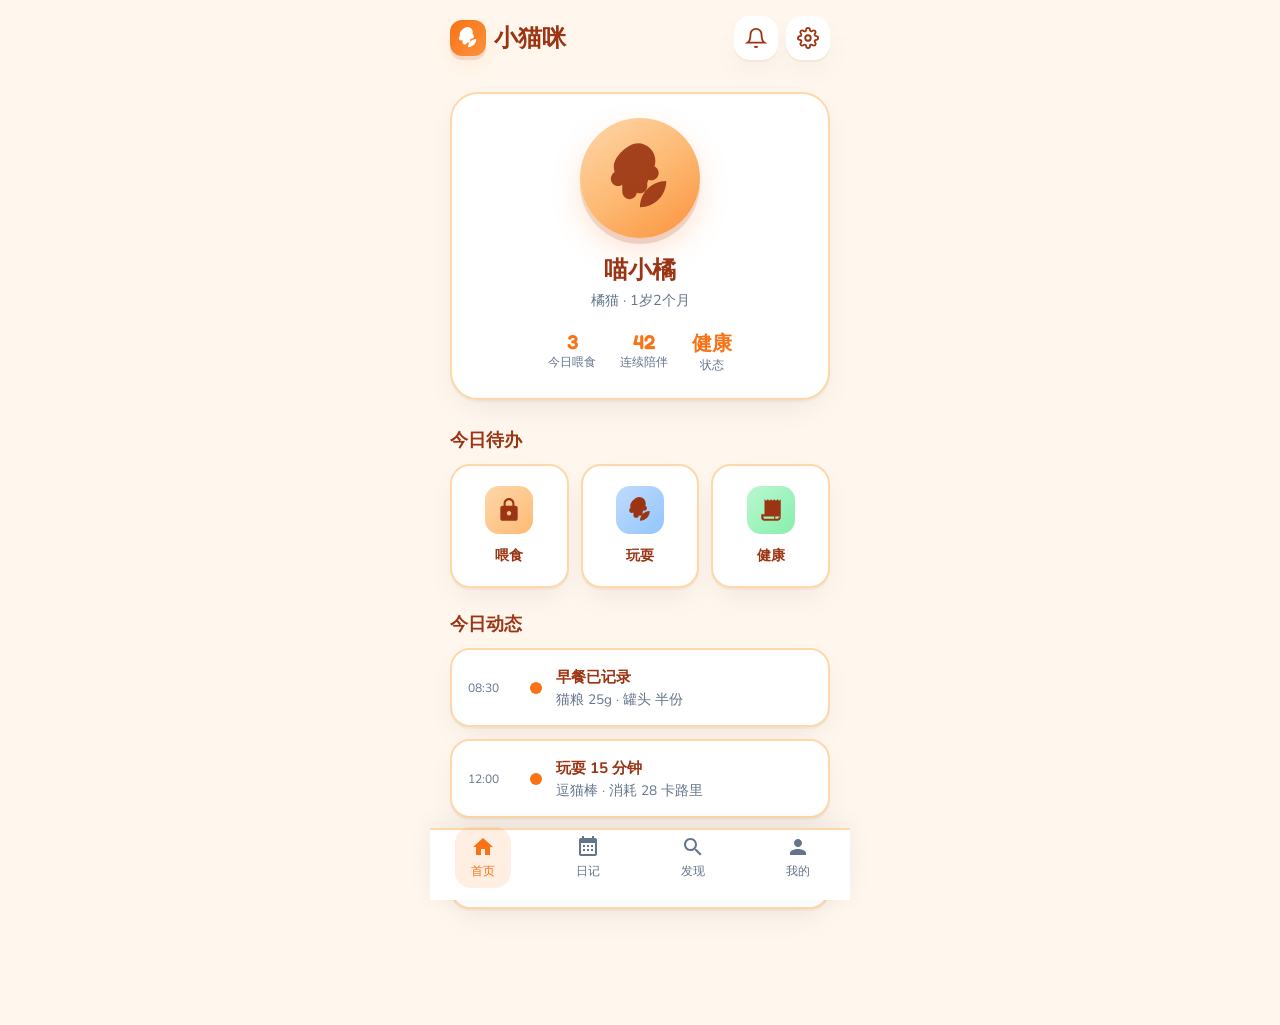
<file: .gemini/skills/ui-ux-pro-max/preview/xiaomaomi-app.html>
<!DOCTYPE html>
<html lang="zh-CN">
<head>
  <meta charset="UTF-8">
  <meta name="viewport" content="width=device-width, initial-scale=1.0">
  <title>小猫咪 - 萌宠日常</title>
  <link rel="preconnect" href="https://fonts.googleapis.com">
  <link rel="preconnect" href="https://fonts.gstatic.com" crossorigin>
  <link href="https://fonts.googleapis.com/css2?family=Fredoka:wght@400;500;600;700&family=Nunito:wght@300;400;500;600;700&display=swap" rel="stylesheet">
  <style>
    :root {
      /* Pet Tech App 配色 - 来自 UI/UX Pro Max design system */
      --primary: #F97316;
      --primary-on: #0F172A;
      --secondary: #FB923C;
      --accent: #2563EB;
      --accent-on: #FFFFFF;
      --background: #FFF7ED;
      --foreground: #9A3412;
      --card: #FFFFFF;
      --card-foreground: #9A3412;
      --muted: #F1F0F0;
      --muted-foreground: #64748B;
      --border: #FED7AA;
      --destructive: #DC2626;
      --ring: #F97316;
      --radius-outer: 28px;
      --radius-card: 20px;
      --radius-btn: 16px;
      --shadow-clay: 0 4px 0 0 rgba(154, 52, 18, 0.12), 0 8px 24px -4px rgba(249, 115, 22, 0.15);
      --shadow-card: 0 2px 0 0 rgba(154, 52, 18, 0.06), 0 12px 32px -8px rgba(0,0,0,0.08);
    }

    * { box-sizing: border-box; margin: 0; padding: 0; }
    html { font-size: 16px; }
    body {
      font-family: 'Nunito', -apple-system, sans-serif;
      background: var(--background);
      color: var(--foreground);
      min-height: 100vh;
      padding-bottom: 80px;
      -webkit-font-smoothing: antialiased;
    }

    /* Header */
    .header {
      padding: 16px 20px 12px;
      display: flex;
      align-items: center;
      justify-content: space-between;
      background: linear-gradient(180deg, rgba(255,247,237,0.98) 0%, var(--background) 100%);
      position: sticky;
      top: 0;
      z-index: 10;
    }
    .logo {
      font-family: 'Fredoka', sans-serif;
      font-weight: 700;
      font-size: 1.5rem;
      color: var(--foreground);
      display: flex;
      align-items: center;
      gap: 8px;
    }
    .logo-icon {
      width: 36px;
      height: 36px;
      background: linear-gradient(135deg, var(--primary), var(--secondary));
      border-radius: 12px;
      display: flex;
      align-items: center;
      justify-content: center;
      box-shadow: var(--shadow-clay);
    }
    .logo-icon svg {
      width: 22px;
      height: 22px;
      fill: white;
    }
    .header-actions {
      display: flex;
      gap: 8px;
    }
    .icon-btn {
      width: 44px;
      height: 44px;
      border-radius: var(--radius-btn);
      border: none;
      background: var(--card);
      color: var(--foreground);
      cursor: pointer;
      display: flex;
      align-items: center;
      justify-content: center;
      box-shadow: var(--shadow-card);
      transition: transform 0.2s ease, box-shadow 0.2s ease;
    }
    .icon-btn:hover { transform: scale(0.96); }
    .icon-btn:focus-visible { outline: 2px solid var(--ring); outline-offset: 2px; }
    .icon-btn svg { width: 22px; height: 22px; }

    /* Hero - 主猫卡片 */
    .hero {
      padding: 20px;
      margin-bottom: 8px;
    }
    .hero-card {
      background: var(--card);
      border-radius: var(--radius-outer);
      padding: 24px;
      box-shadow: var(--shadow-card);
      border: 2px solid var(--border);
      text-align: center;
    }
    .cat-avatar {
      width: 120px;
      height: 120px;
      margin: 0 auto 16px;
      background: linear-gradient(145deg, #FED7AA 0%, #FDBA74 50%, #FB923C 100%);
      border-radius: 50%;
      display: flex;
      align-items: center;
      justify-content: center;
      box-shadow: 0 6px 0 0 rgba(154, 52, 18, 0.15), 0 12px 32px -4px rgba(249, 115, 22, 0.25);
    }
    .cat-avatar svg {
      width: 70px;
      height: 70px;
      fill: var(--foreground);
      opacity: 0.9;
    }
    .hero-card h1 {
      font-family: 'Fredoka', sans-serif;
      font-size: 1.5rem;
      color: var(--foreground);
      margin-bottom: 4px;
    }
    .hero-card .subtitle {
      font-size: 0.9rem;
      color: var(--muted-foreground);
      margin-bottom: 20px;
    }
    .stats-row {
      display: flex;
      justify-content: center;
      gap: 24px;
    }
    .stat {
      text-align: center;
    }
    .stat-value {
      font-family: 'Fredoka', sans-serif;
      font-weight: 600;
      font-size: 1.25rem;
      color: var(--primary);
    }
    .stat-label {
      font-size: 0.75rem;
      color: var(--muted-foreground);
    }

    /* 快捷操作区 */
    .section-title {
      font-family: 'Fredoka', sans-serif;
      font-size: 1.1rem;
      padding: 0 20px 12px;
      color: var(--foreground);
    }
    .quick-actions {
      padding: 0 20px 24px;
      display: grid;
      grid-template-columns: repeat(3, 1fr);
      gap: 12px;
    }
    .action-card {
      background: var(--card);
      border-radius: var(--radius-card);
      padding: 20px 12px;
      text-align: center;
      box-shadow: var(--shadow-card);
      border: 2px solid var(--border);
      cursor: pointer;
      transition: transform 0.2s ease, box-shadow 0.2s ease;
      text-decoration: none;
      color: inherit;
      display: block;
    }
    .action-card:hover {
      transform: translateY(-2px);
      box-shadow: 0 4px 0 0 rgba(154, 52, 18, 0.08), 0 16px 40px -8px rgba(0,0,0,0.12);
    }
    .action-card:focus-visible { outline: 2px solid var(--ring); outline-offset: 2px; }
    .action-icon {
      width: 48px;
      height: 48px;
      margin: 0 auto 10px;
      border-radius: 14px;
      display: flex;
      align-items: center;
      justify-content: center;
    }
    .action-card:nth-child(1) .action-icon { background: linear-gradient(135deg, #FED7AA, #FDBA74); }
    .action-card:nth-child(2) .action-icon { background: linear-gradient(135deg, #BFDBFE, #93C5FD); }
    .action-card:nth-child(3) .action-icon { background: linear-gradient(135deg, #BBF7D0, #86EFAC); }
    .action-icon svg { width: 26px; height: 26px; fill: var(--foreground); }
    .action-card span {
      font-size: 0.9rem;
      font-weight: 600;
      color: var(--foreground);
    }

    /* 今日动态 */
    .feed-section {
      padding: 0 20px 24px;
    }
    .feed-card {
      background: var(--card);
      border-radius: var(--radius-card);
      padding: 16px;
      margin-bottom: 12px;
      box-shadow: var(--shadow-card);
      border: 2px solid var(--border);
      display: flex;
      align-items: center;
      gap: 14px;
    }
    .feed-time {
      font-size: 0.75rem;
      color: var(--muted-foreground);
      min-width: 48px;
    }
    .feed-dot {
      width: 12px;
      height: 12px;
      border-radius: 50%;
      background: var(--primary);
      flex-shrink: 0;
    }
    .feed-content {
      flex: 1;
    }
    .feed-content strong {
      font-size: 0.95rem;
      color: var(--foreground);
    }
    .feed-content p {
      font-size: 0.85rem;
      color: var(--muted-foreground);
      margin-top: 2px;
    }

    /* 底部导航 */
    .bottom-nav {
      position: fixed;
      bottom: 0;
      left: 0;
      right: 0;
      height: 72px;
      background: var(--card);
      border-top: 2px solid var(--border);
      display: flex;
      justify-content: space-around;
      align-items: center;
      padding: 8px 0 24px;
      box-shadow: 0 -4px 24px rgba(0,0,0,0.06);
    }
    .nav-item {
      display: flex;
      flex-direction: column;
      align-items: center;
      gap: 4px;
      color: var(--muted-foreground);
      text-decoration: none;
      font-size: 0.75rem;
      padding: 8px 16px;
      border-radius: var(--radius-btn);
      transition: color 0.2s, background 0.2s;
    }
    .nav-item:hover, .nav-item.active {
      color: var(--primary);
    }
    .nav-item.active {
      background: rgba(249, 115, 22, 0.12);
    }
    .nav-item svg {
      width: 24px;
      height: 24px;
      fill: currentColor;
    }

    /* 响应式 */
    @media (min-width: 768px) {
      body { max-width: 420px; margin: 0 auto; }
      .bottom-nav { max-width: 420px; left: 50%; transform: translateX(-50%); }
    }
  </style>
</head>
<body>
  <header class="header">
    <div class="logo">
      <div class="logo-icon" aria-hidden="true">
        <svg viewBox="0 0 24 24" xmlns="http://www.w3.org/2000/svg"><path d="M12 22c4.97 0 9-4.03 9-9-4.97 0-9 4.03-9 9zM5.6 10.25c0 1.38 1.12 2.5 2.5 2.5.53 0 1.01-.16 1.42-.44l-.02 2.44c0 1.38 1.12 2.5 2.5 2.5s2.5-1.12 2.5-2.5l-.02-2.44c.4.28.89.44 1.42.44 1.38 0 2.5-1.12 2.5-2.5 0-1-.6-1.86-1.44-2.28.19-.59.31-1.23.31-1.91 0-3.31-2.69-6-6-6S3 4.69 3 8c0 .68.12 1.32.31 1.91C2.6 10.39 2 11.25 2 12.25 2 13.63 3.12 14.75 4.5 14.75c.53 0 1.01-.16 1.42-.44l.02 2.44c0 1.38 1.12 2.5 2.5 2.5s2.5-1.12 2.5-2.5l.02-2.44c.4.28.89.44 1.42.44 1.38 0 2.5-1.12 2.5-2.5 0-1-.6-1.86-1.44-2.28.19-.59.31-1.23.31-1.91 0-3.31-2.69-6-6-6z"/></svg>
      </div>
      小猫咪
    </div>
    <div class="header-actions">
      <button type="button" class="icon-btn" aria-label="通知">
        <svg viewBox="0 0 24 24" fill="none" stroke="currentColor" stroke-width="2"><path d="M18 8A6 6 0 0 0 6 8c0 7-3 9-3 9h18s-3-2-3-9"/><path d="M13.73 21a2 2 0 0 1-3.46 0"/></svg>
      </button>
      <button type="button" class="icon-btn" aria-label="设置">
        <svg viewBox="0 0 24 24" fill="none" stroke="currentColor" stroke-width="2"><circle cx="12" cy="12" r="3"/><path d="M19.4 15a1.65 1.65 0 0 0 .33 1.82l.06.06a2 2 0 0 1 0 2.83 2 2 0 0 1-2.83 0l-.06-.06a1.65 1.65 0 0 0-1.82-.33 1.65 1.65 0 0 0-1 1.51V21a2 2 0 0 1-2 2 2 2 0 0 1-2-2v-.09A1.65 1.65 0 0 0 9 19.4a1.65 1.65 0 0 0-1.82.33l-.06.06a2 2 0 0 1-2.83 0 2 2 0 0 1 0-2.83l.06-.06a1.65 1.65 0 0 0 .33-1.82 1.65 1.65 0 0 0-1.51-1H3a2 2 0 0 1-2-2 2 2 0 0 1 2-2h.09A1.65 1.65 0 0 0 4.6 9a1.65 1.65 0 0 0-.33-1.82l-.06-.06a2 2 0 0 1 0-2.83 2 2 0 0 1 2.83 0l.06.06a1.65 1.65 0 0 0 1.82.33H9a1.65 1.65 0 0 0 1-1.51V3a2 2 0 0 1 2-2 2 2 0 0 1 2 2v.09a1.65 1.65 0 0 0 1 1.51 1.65 1.65 0 0 0 1.82-.33l.06-.06a2 2 0 0 1 2.83 0 2 2 0 0 1 0 2.83l-.06.06a1.65 1.65 0 0 0-.33 1.82V9a1.65 1.65 0 0 0 1.51 1H21a2 2 0 0 1 2 2 2 2 0 0 1-2 2h-.09a1.65 1.65 0 0 0-1.51 1z"/></svg>
      </button>
    </div>
  </header>

  <main>
    <section class="hero">
      <div class="hero-card">
        <div class="cat-avatar" role="img" aria-label="猫咪头像">
          <svg viewBox="0 0 24 24" xmlns="http://www.w3.org/2000/svg"><path d="M12 22c4.97 0 9-4.03 9-9-4.97 0-9 4.03-9 9zM5.6 10.25c0 1.38 1.12 2.5 2.5 2.5.53 0 1.01-.16 1.42-.44l-.02 2.44c0 1.38 1.12 2.5 2.5 2.5s2.5-1.12 2.5-2.5l-.02-2.44c.4.28.89.44 1.42.44 1.38 0 2.5-1.12 2.5-2.5 0-1-.6-1.86-1.44-2.28.19-.59.31-1.23.31-1.91 0-3.31-2.69-6-6-6S3 4.69 3 8c0 .68.12 1.32.31 1.91C2.6 10.39 2 11.25 2 12.25 2 13.63 3.12 14.75 4.5 14.75c.53 0 1.01-.16 1.42-.44l.02 2.44c0 1.38 1.12 2.5 2.5 2.5s2.5-1.12 2.5-2.5l.02-2.44c.4.28.89.44 1.42.44 1.38 0 2.5-1.12 2.5-2.5 0-1-.6-1.86-1.44-2.28.19-.59.31-1.23.31-1.91 0-3.31-2.69-6-6-6z"/></svg>
        </div>
        <h1>喵小橘</h1>
        <p class="subtitle">橘猫 · 1岁2个月</p>
        <div class="stats-row">
          <div class="stat">
            <div class="stat-value">3</div>
            <div class="stat-label">今日喂食</div>
          </div>
          <div class="stat">
            <div class="stat-value">42</div>
            <div class="stat-label">连续陪伴</div>
          </div>
          <div class="stat">
            <div class="stat-value">健康</div>
            <div class="stat-label">状态</div>
          </div>
        </div>
      </div>
    </section>

    <h2 class="section-title">今日待办</h2>
    <div class="quick-actions">
      <a href="#" class="action-card">
        <div class="action-icon">
          <svg viewBox="0 0 24 24" xmlns="http://www.w3.org/2000/svg"><path d="M18 8h-1V6c0-2.76-2.24-5-5-5S7 3.24 7 6v2H6c-1.1 0-2 .9-2 2v10c0 1.1.9 2 2 2h12c1.1 0 2-.9 2-2V10c0-1.1-.9-2-2-2zm-6 9c-1.1 0-2-.9-2-2s.9-2 2-2 2 .9 2 2-.9 2-2 2zm3.1-9H8.9V6c0-1.71 1.39-3.1 3.1-3.1 1.71 0 3.1 1.39 3.1 3.1v2z"/></svg>
        </div>
        <span>喂食</span>
      </a>
      <a href="#" class="action-card">
        <div class="action-icon">
          <svg viewBox="0 0 24 24" xmlns="http://www.w3.org/2000/svg"><path d="M12 22c4.97 0 9-4.03 9-9-4.97 0-9 4.03-9 9zM5.6 10.25c0 1.38 1.12 2.5 2.5 2.5.53 0 1.01-.16 1.42-.44l-.02 2.44c0 1.38 1.12 2.5 2.5 2.5s2.5-1.12 2.5-2.5l-.02-2.44c.4.28.89.44 1.42.44 1.38 0 2.5-1.12 2.5-2.5 0-1-.6-1.86-1.44-2.28.19-.59.31-1.23.31-1.91 0-3.31-2.69-6-6-6S3 4.69 3 8c0 .68.12 1.32.31 1.91C2.6 10.39 2 11.25 2 12.25 2 13.63 3.12 14.75 4.5 14.75c.53 0 1.01-.16 1.42-.44l.02 2.44c0 1.38 1.12 2.5 2.5 2.5s2.5-1.12 2.5-2.5l.02-2.44c.4.28.89.44 1.42.44 1.38 0 2.5-1.12 2.5-2.5 0-1-.6-1.86-1.44-2.28.19-.59.31-1.23.31-1.91 0-3.31-2.69-6-6-6z"/></svg>
        </div>
        <span>玩耍</span>
      </a>
      <a href="#" class="action-card">
        <div class="action-icon">
          <svg viewBox="0 0 24 24" xmlns="http://www.w3.org/2000/svg"><path d="M19.5 3.5L18 2l-1.5 1.5L15 2l-1.5 1.5L12 2l-1.5 1.5L9 2 7.5 3.5 6 2v14H3v3c0 1.66 1.34 3 3 3h12c1.66 0 3-1.34 3-3V2l-1.5 1.5zM15 20H6c-.55 0-1-.45-1-1v-1h10v2zm4-1c0 .55-.45 1-1 1h-2v-2h4v1z"/></svg>
        </div>
        <span>健康</span>
      </a>
    </div>

    <h2 class="section-title">今日动态</h2>
    <section class="feed-section">
      <div class="feed-card">
        <span class="feed-time">08:30</span>
        <span class="feed-dot"></span>
        <div class="feed-content">
          <strong>早餐已记录</strong>
          <p>猫粮 25g · 罐头 半份</p>
        </div>
      </div>
      <div class="feed-card">
        <span class="feed-time">12:00</span>
        <span class="feed-dot"></span>
        <div class="feed-content">
          <strong>玩耍 15 分钟</strong>
          <p>逗猫棒 · 消耗 28 卡路里</p>
        </div>
      </div>
      <div class="feed-card">
        <span class="feed-time">18:00</span>
        <span class="feed-dot"></span>
        <div class="feed-content">
          <strong>晚餐待喂</strong>
          <p>点击记录今日晚餐</p>
        </div>
      </div>
    </section>
  </main>

  <nav class="bottom-nav" aria-label="主导航">
    <a href="#" class="nav-item active" aria-current="page">
      <svg viewBox="0 0 24 24"><path d="M10 20v-6h4v6h5v-8h3L12 3 2 12h3v8z"/></svg>
      首页
    </a>
    <a href="#" class="nav-item">
      <svg viewBox="0 0 24 24"><path d="M19 3h-1V1h-2v2H8V1H6v2H5c-1.11 0-1.99.9-1.99 2L3 19c0 1.1.89 2 2 2h14c1.1 0 2-.9 2-2V5c0-1.1-.9-2-2-2zm0 16H5V8h14v11zM9 10H7v2h2v-2zm4 0h-2v2h2v-2zm4 0h-2v2h2v-2zm-8 4H7v2h2v-2zm4 0h-2v2h2v-2zm4 0h-2v2h2v-2z"/></svg>
      日记
    </a>
    <a href="#" class="nav-item">
      <svg viewBox="0 0 24 24"><path d="M15.5 14h-.79l-.28-.27C15.41 12.59 16 11.11 16 9.5 16 5.91 13.09 3 9.5 3S3 5.91 3 9.5 5.91 16 9.5 16c1.61 0 3.09-.59 4.23-1.57l.27.28v.79l5 4.99L20.49 19l-4.99-5zm-6 0C7.01 14 5 11.99 5 9.5S7.01 5 9.5 5 14 7.01 14 9.5 11.99 14 9.5 14z"/></svg>
      发现
    </a>
    <a href="#" class="nav-item">
      <svg viewBox="0 0 24 24"><path d="M12 12c2.21 0 4-1.79 4-4s-1.79-4-4-4-4 1.79-4 4 1.79 4 4 4zm0 2c-2.67 0-8 1.34-8 4v2h16v-2c0-2.66-5.33-4-8-4z"/></svg>
      我的
    </a>
  </nav>
</body>
</html>
</file>
